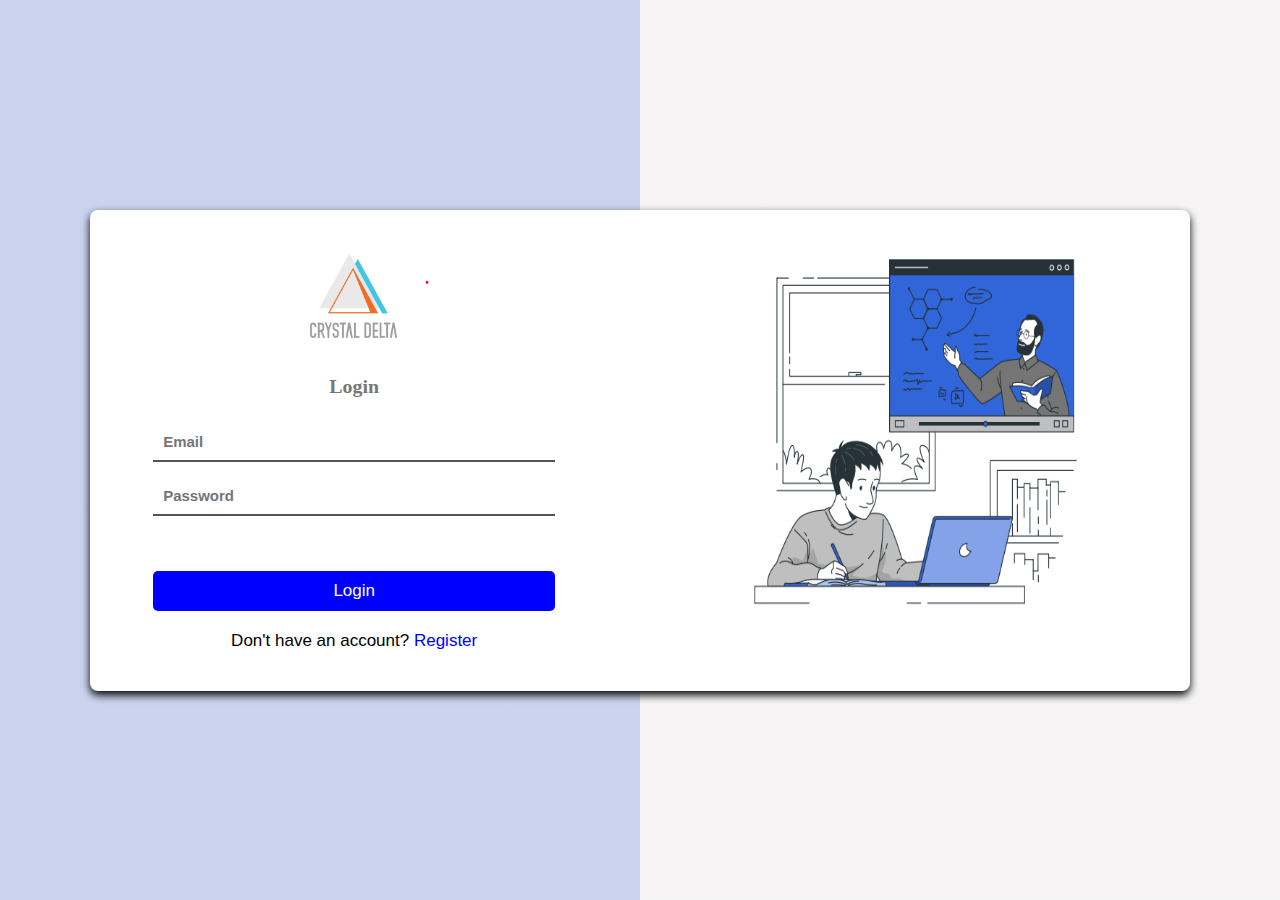
<file: index.html>
<!DOCTYPE html>
<html lang="en">
<head>
    <meta charset="UTF-8">
    <meta name="viewport" content="width=device-width, initial-scale=1.0">
    <title>Login</title>
    <link rel="stylesheet" href="./assest/Css/style.css">
</head>
<body>
    <div class="container">
        <div class="loginbox">
            <form id="loginForm">
                <div class="logo">
                    <img src="./assest/images/Loginlogo.png" alt="Logo">
                </div>
                <h3 class="h3">Login</h3>
                <input type="email" id="loginEmail" placeholder="Email" required>
                <input type="password" id="loginPassword" placeholder="Password" required>
                <p id="loginError" style="color: red;"></p>
                <button id="loginButton" type="button">Login</button>
                <p>Don't have an account? <a href="./pages/registration.html">Register</a></p>
            </form>
            <div class="company1">
                <img src="./assest/images/Loginimg1.png" alt="No image found">
            </div>
        </div>
    </div>
    <script src="./assest/Js/script.js"></script>
</body>
</html>
</file>
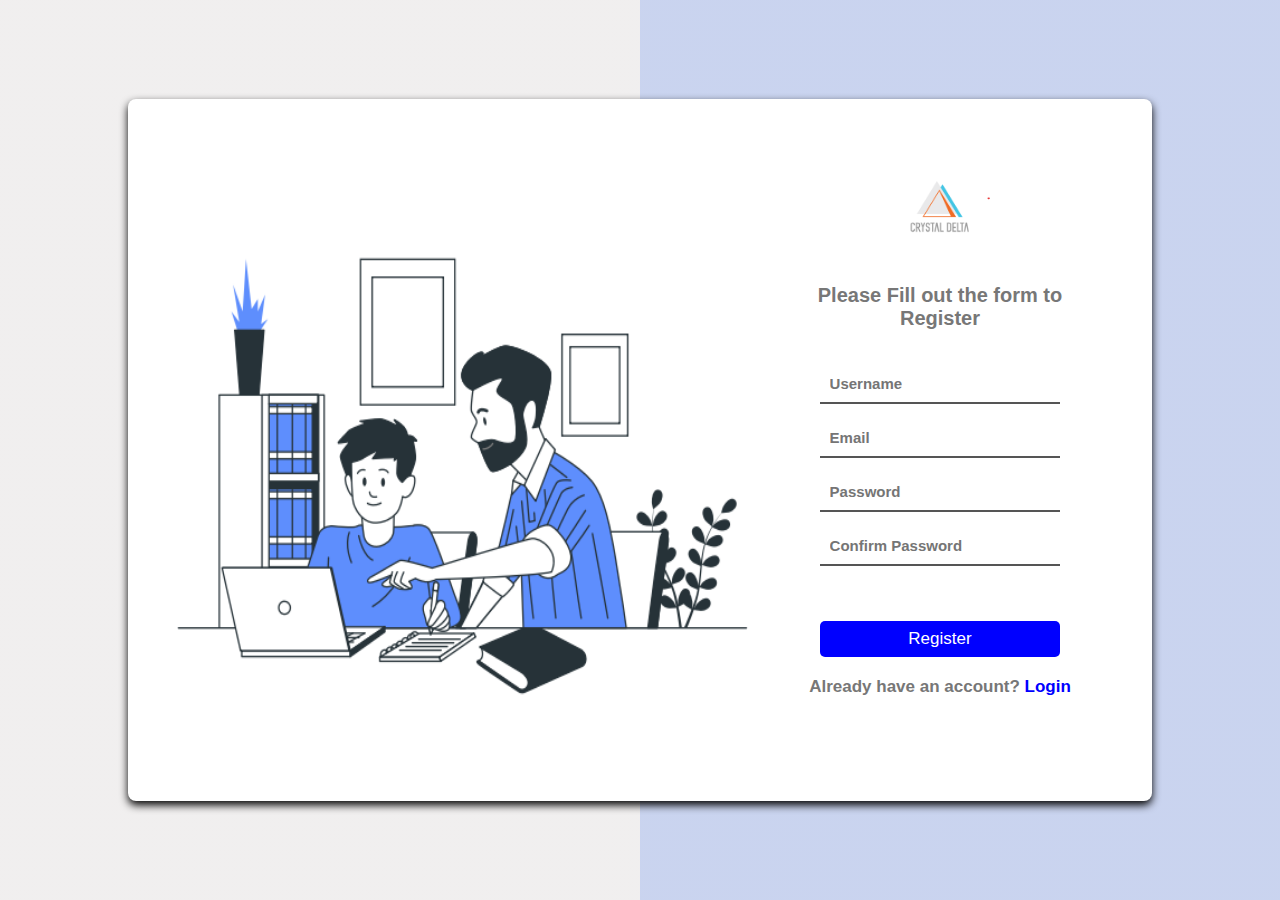
<file: pages/registration.html>
<!DOCTYPE html>
<html lang="en">
<head>
    <meta charset="UTF-8">
    <meta name="viewport" content="width=device-width, initial-scale=1.0">
    <title>Register</title>
    <link rel="stylesheet" href="../assest/Css/register.css">
</head>
<body>
    <div class="container">
        <div class="register">
            <div class="company">
                <img src="../assest/images/registercompany.png" alt="">
            </div>
            <form id="registerForm">
                <div class="logo">
                    <img src="../assest/images/registerlogo.png" alt="">
                </div>
                <p class="name">Please Fill out the form to Register</p>
                <input type="text" id="username" placeholder="Username" required>
                <input type="text" id="email" placeholder="Email" required>
                <input type="password" id="password" placeholder="Password" required>
                <input type="password" id="confirmPassword" placeholder="Confirm Password" required>
                <p id="registerError" style="color: red;"></p>
                <button id="registerButton" type="button">Register</button>
                <p class="name1">Already have an account? <a href="../index.html">Login</a></p>
            </form>
        </div>
    </div>
    <script src="../assest/Js/script.js"></script>
</body>
</html>
</file>
<file: assest/Css/style.css>
*{
    padding: 0%;
    margin: 0%;
    box-sizing: border-box;
    font-family: 'Roboto', Arial, sans-serif;
}
h1, h2, h3 {
    font-family: 'Playfair Display', Georgia, serif;
}
body{
    display: flex;
    justify-content: center;
    align-items: center;
    background:linear-gradient(to right,rgba(161, 179, 227, 0.57) 50%,rgba(244, 242, 242, 0.805) 50%);
    height: 100vh;
    font-family: 'Roboto', Arial, sans-serif;
}
.container{
    display: flex;
    max-width: 1100px;
    background: #ffffff;
    box-shadow: 0 4px 8px rgba(0,0, 0,1);
    width: 90%;
    overflow: hidden;
    border-radius: 8px;
}
.loginbox{
    flex: 1;
    display: flex;
    justify-content: space-around;
    padding: 20px;
}
.company,.logo{
    /* text-align: center; */
    margin-bottom: 20px;
    /* margin-left: 170px; */
}
.company.logo ,img{
    height: 100px;
    width: 150px;
}
form h3{
    text-align: center;
    color: #777;
    margin-bottom: 25px;
}
form input{
    width: 90%;
    padding: 10px;
    margin-bottom: 15px;
    font-size: 15px;
    border-top: none;
    border-left: none;
    border-right: none;
    border-bottom: 2px solid #555;
    /* border-radius: 5px; */
    font-weight: 600;
}
form button{
    width: 90%;
    padding: 10px;
    background-color: blue;
    border: none;
    border-radius: 5px;
    color: white;
    cursor: pointer;
    font-size: 17px;
    margin-top: 10px;
    
}
form button:hover{
    background-color: rgb(53, 53, 229);
}
form ,p{
    margin-top: 10px;
    text-align: center;
    padding: 10px;
    font-size: 17px;
}
form a{
    text-decoration: none;
    color: blue;
}
form{
    margin-left: -50px;
}
.company{
    
    display: flex;
    justify-content: center;
    align-items: center;
}
.company1 img{
    height: 400px;
    width: 400px;
}
/* button a{
    text-decoration: none;
    color: white;
} */

@media screen and (max-width: 600px){
    .container{
        flex-direction: column;
        width: 95%;
        height: auto;
        box-shadow: none;
        overflow: hidden;
    }
    body{
        overflow: hidden;
    }
    
        .loginbox {
            padding: 10px;
            overflow: hidden;
        }
    
        form {
            margin-left: 0;
            width: 100%;
        }
    
        form input,
        form button {
            width: 100%;
        }
    
        form h3 {
            font-size: 20px;
        }
    
        form p {
            font-size: 14px;
        }
    
        .company1 img {
            width: 90%;
            height: auto;
            margin: 10px auto;
            display: none;
        }
    
        .logo img {
            width: 100px;
            height: auto;
            margin: 0 auto;
        }
        .loginbox, .company {
            text-align: center;
        }
    }
</file>
<file: assest/Css/register.css>
*{
    margin: 0%;
    padding: 0%;
    box-sizing: border-box;
    font-family: 'Roboto', Arial, sans-serif;
}
h1, h2, h3 {
    font-family: 'Playfair Display', Georgia, serif;
}
body{
    display: flex;
    justify-content: center;
    align-items: center;
    height: 100vh;
    background:linear-gradient(to right, rgba(237, 235, 235, 0.805) 50%,rgba(161, 179, 227, 0.57) 50%);
    font-family: 'Roboto', Arial, sans-serif;
}
.container{
    display: flex;
    width: 80%;
    height: 78%;
    background-color:white;
    box-shadow: 0 4px 8px rgba(0,0, 0,1);
    overflow: hidden;
    border-radius: 8px;
    padding: 30px;
}
.register{
    display: flex;
    justify-content: center;
    align-items: center;
    
}
.company img{
    height: 500px;
    width: 600px;
}
.logo img{
    height: 60px;
    width: 100px;
    margin-bottom: 20px;
    /* margin-top: -20px; */
}
form, .name{
    text-align: center;
    color: #777;
    margin-bottom: 25px;
    font-weight: 600;
    font-size: 20px;
}
form input{
    width: 70%;
    padding: 10px;
    margin-bottom: 15px;
    font-size: 15px;
    border-top: none;
    border-left: none;
    border-right: none;
    border-bottom: 2px solid #555;
    /* border-radius: 5px; */
    font-weight: 600;
    
}
form button{
    width: 70%;
    padding: 8px;
    background-color: blue;
    border: none;
    border-radius: 5px;
    color: white;
    cursor: pointer;
    font-size: 17px;
    margin-top: 10px;
    
}
form button:hover{
    background-color: rgb(53, 53, 229);
}
form ,p{
    margin-top: 10px;
    text-align: center;
    padding: 10px;
    font-size: 17px;
}
form a{
    text-decoration: none;
    color: blue;
}

@media screen and (max-width: 600px){
    .container{
        flex-direction: column;
        width: 95%;
        height: auto;
        box-shadow: none;
    }
    .register{
        padding: 10px;
    }
    form {
        margin-left: 0;
        width: 100%;
    }
    .company{
        display: none;
    }
    form input,
    form button {
        width: 100%;
    }
    form h3 {
        font-size: 20px;
    }

    form p {
        font-size: 16px;
    }
    .name{
        font-size: 15px;
        font-weight: 600;
    }
    .logo img{
        width: 60%;
        height: auto;
        margin: 10px auto;
        
    }
}
</file>
